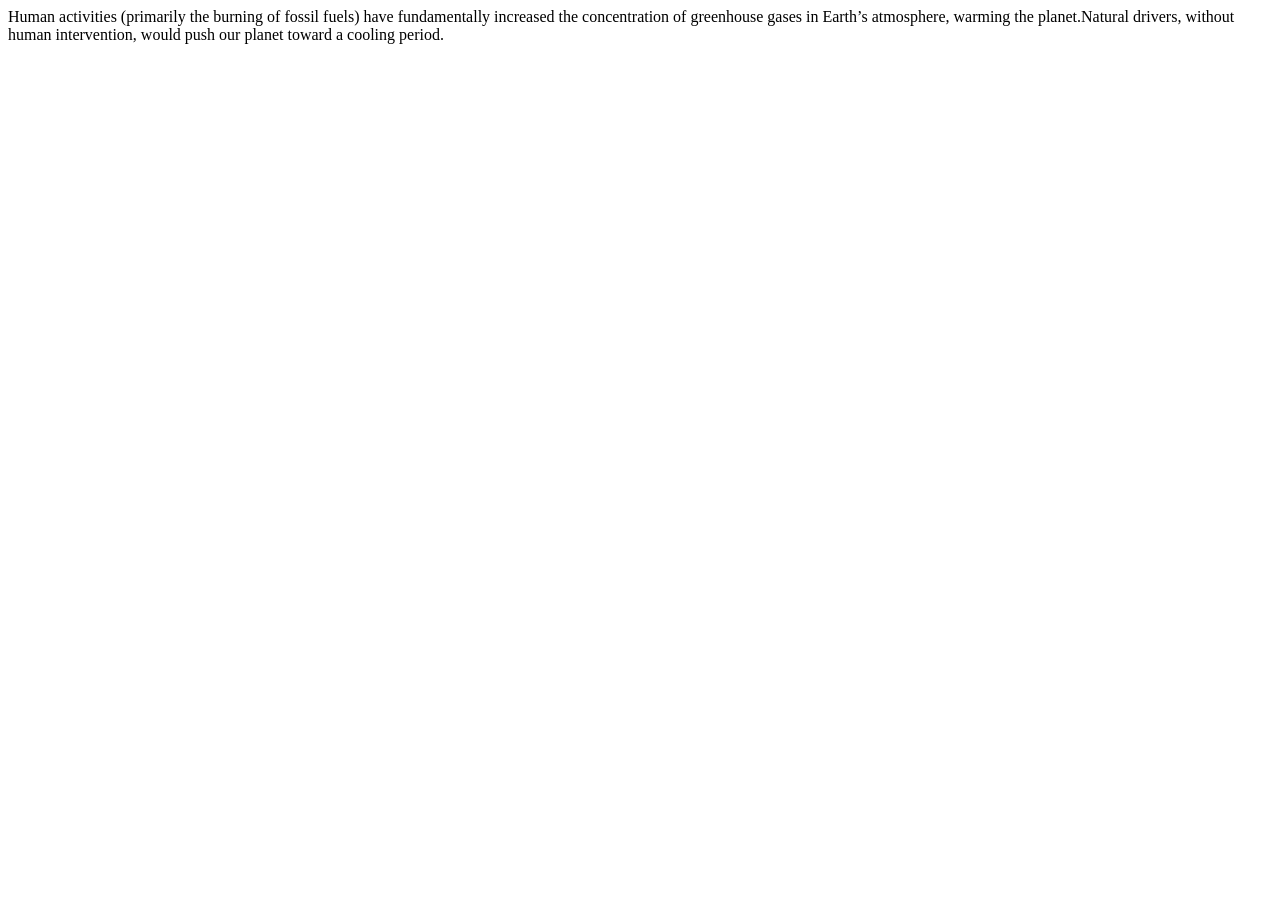
<file: 1page.html>
<htm>
<head>
<title>Exam Practice</title>
</head>
<body>
<base font>
<body>
Human activities (primarily 
the burning of fossil fuels) 
have fundamentally increased 
the concentration of greenhouse 
gases in Earth’s atmosphere, 
warming the planet.Natural 
drivers, without human 
intervention, would push 
our planet toward a cooling period.


</body>
</html>
</file>
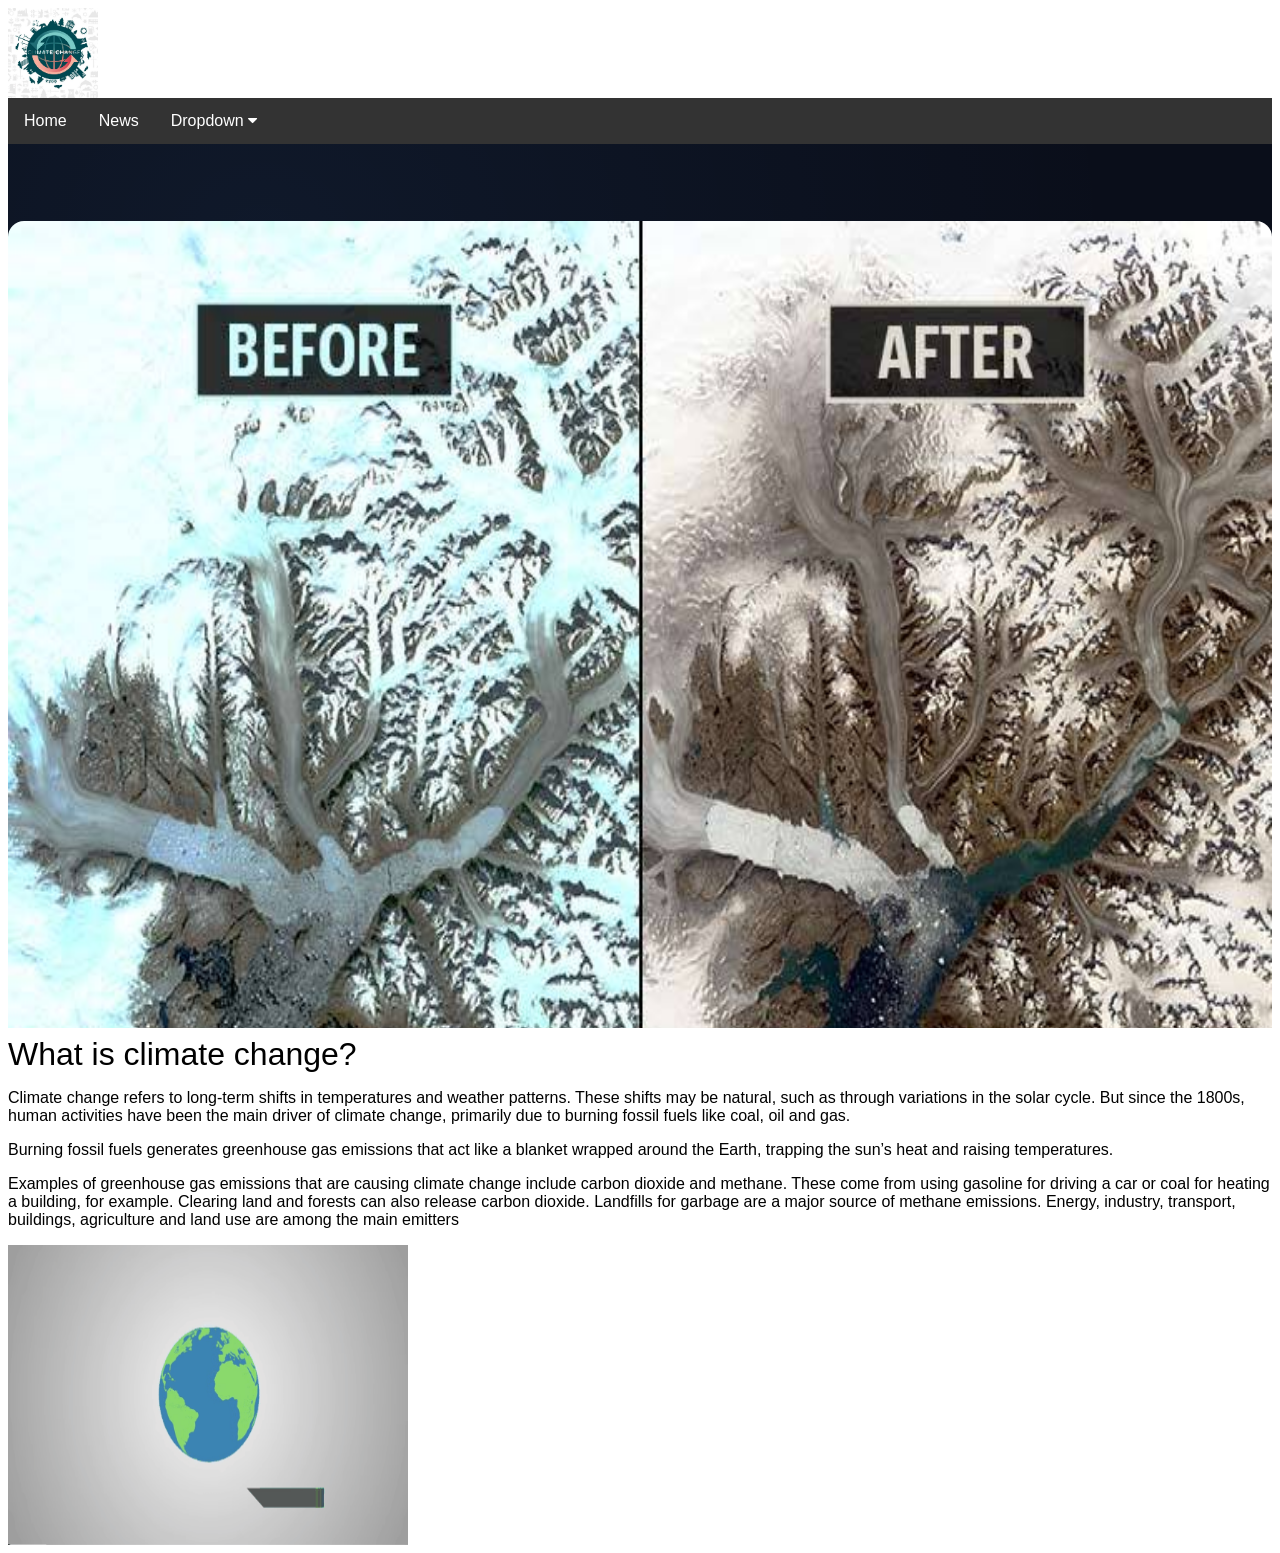
<file: climate.html>
<html>
<title>Climate change</title>
<img src="img13.jpg"width=90 height=90 alt="goku pic">


<link rel="stylesheet" href="https://cdnjs.cloudflare.com/ajax/libs/font-awesome/4.7.0/css/font-awesome.min.css">
<style>
body {
  font-family: Arial, Helvetica, sans-serif;
}

.navbar {
  overflow: hidden;
  background-color: #333;
}

.navbar a {
  float: left;
  font-size: 16px;
  color: white;
  text-align: center;
  padding: 14px 16px;
  text-decoration: none;
}

.dropdown {
  float: left;
  overflow: hidden;
}

.dropdown .dropbtn {
  font-size: 16px;  
  border: none;
  outline: none;
  color: white;
  padding: 14px 16px;
  background-color: inherit;
  font-family: inherit;
  margin: 0;
}

.navbar a:hover, .dropdown:hover .dropbtn {
  background-color: grey;
}

.dropdown-content {
  display: none;
  position: absolute;
  background-color: #f9f9f9;
  min-width: 160px;
  box-shadow: 0px 8px 16px 0px rgba(0,0,0,0.1);
  z-index: 1;
}

.dropdown-content a {
  float: none;
  color: black;
  padding: 12px 16px;
  text-decoration: none;
  display: block;
  text-align: left;
}

.dropdown-content a:hover {
  background-color: #ddd;
}

.dropdown:hover .dropdown-content {
  display: block;
}
</style>
</head>
<body>

<div class="navbar">
  <a href="#home">Home</a>
  <a href="#news">News</a>
  <div class="dropdown">
    <button class="dropbtn">Dropdown 
      <i class="fa fa-caret-down"></i>
    </button>
    <div class="dropdown-content">
      <a href="climate2.html">What do we know?</a>
      <a href="climate3.html">Causes of climate change.</a>
      <a href="feedback.html">Feedback</a>
    </div>
</div>
</div>

<iframe frameBorder="0" src="p1.html"height=100% width=100% ></iframe>

<font size=6 >
<br>What is climate change?</br>
</font>
<p>Climate change refers to long-term shifts in temperatures and weather patterns. These shifts may be natural, such as through variations in the solar cycle. 
But since the 1800s, human activities have been the main driver of climate change,
 primarily due to burning fossil fuels like coal, oil and gas.

<p>Burning fossil fuels generates greenhouse gas emissions that act like a blanket wrapped around the Earth, trapping the sun’s heat and raising temperatures.

<p>Examples of greenhouse gas emissions that are causing climate change include carbon dioxide and methane. These come from using gasoline for driving a car or
coal for heating a building, for example. Clearing land and forests can also release carbon dioxide. Landfills for garbage are a major source of methane 
emissions. Energy, industry, transport, buildings, agriculture and land use are among the main emitters</P>
<img src="earth.gif"width=400 height=300 alt="goku pic">
</right>
</br>
</body>
</file>
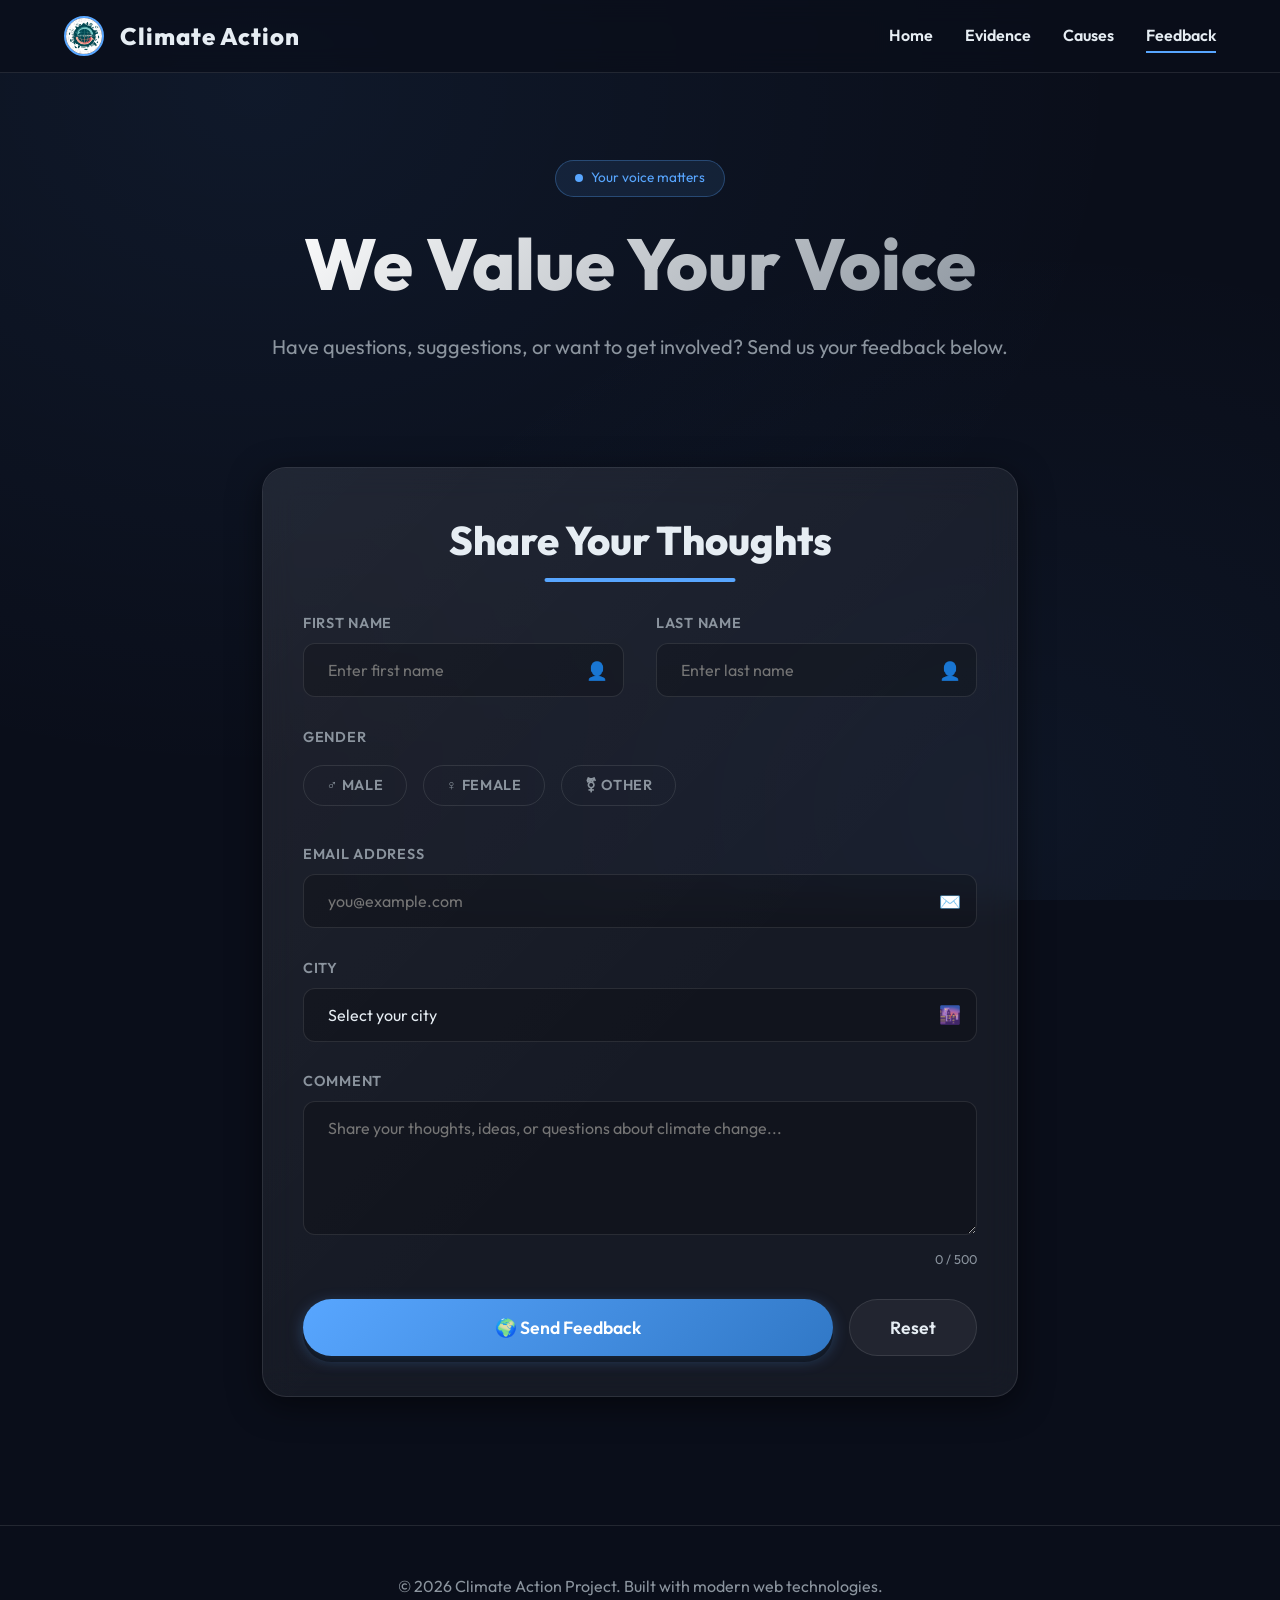
<file: feedback.html>
<!DOCTYPE html>
<html lang="en">
<head>
    <meta charset="UTF-8">
    <meta name="viewport" content="width=device-width, initial-scale=1.0">
    <title>Climate Change | Feedback</title>
    <meta name="description" content="Share your thoughts on climate change. We value your feedback and ideas for a greener future.">
    <link rel="stylesheet" href="style.css">
    <style>
        /* Floating label animations */
        .field-wrap {
            position: relative;
            margin-bottom: 1.8rem;
        }
        .field-wrap label {
            display: block;
            margin-bottom: 0.5rem;
            font-weight: 600;
            color: var(--text-secondary);
            font-size: 0.9rem;
            text-transform: uppercase;
            letter-spacing: 0.05em;
            transition: color 0.3s;
        }
        .field-wrap:focus-within label {
            color: var(--accent-color);
        }
        .field-wrap .field-icon {
            position: absolute;
            right: 1rem;
            top: 2.8rem;
            color: var(--text-secondary);
            font-size: 1.1rem;
            pointer-events: none;
            transition: color 0.3s;
        }
        .field-wrap:focus-within .field-icon {
            color: var(--accent-color);
        }

        /* Radio button custom style */
        .radio-group {
            display: flex;
            gap: 1rem;
            flex-wrap: wrap;
        }
        .radio-pill input { display: none; }
        .radio-pill label {
            padding: 0.5rem 1.4rem;
            border: 1px solid var(--surface-border);
            border-radius: 50px;
            cursor: pointer;
            font-size: 0.9rem;
            color: var(--text-secondary);
            transition: all 0.2s;
            user-select: none;
        }
        .radio-pill input:checked + label {
            background: rgba(88,166,255,0.15);
            border-color: var(--accent-color);
            color: var(--accent-color);
        }
        .radio-pill label:hover {
            border-color: var(--accent-color);
            color: var(--accent-color);
        }

        /* Character counter */
        .char-count {
            text-align: right;
            font-size: 0.8rem;
            color: var(--text-secondary);
            margin-top: 0.4rem;
        }
        .char-count.warning { color: #f97316; }
        .char-count.limit   { color: #ef4444; }
    </style>
</head>
<body>
    <!-- Confetti canvas -->
    <canvas id="confetti-canvas"></canvas>

    <nav class="navbar">
        <a href="index.html" class="nav-brand">
            <img src="img13.jpg" width="40" height="40" alt="Logo">
            Climate Action
        </a>
        <div class="nav-links">
            <a href="index.html">Home</a>
            <a href="climate2.html">Evidence</a>
            <a href="climate3.html">Causes</a>
            <a href="feedback.html" class="active">Feedback</a>
        </div>
    </nav>

    <!-- ── Hero ── -->
    <header class="hero" style="min-height: 40vh; padding-top: 10rem;">
        <div class="hero-content">
            <div class="hero-badge">
                <span class="hero-badge-dot"></span>
                Your voice matters
            </div>
            <h1>We Value Your Voice</h1>
            <p>Have questions, suggestions, or want to get involved? Send us your feedback below.</p>
        </div>
    </header>

    <main class="container" style="padding-top: 2rem; max-width: 820px;">
        <div class="glass-card tilt-card" id="feedback-card">
            <div class="card-glare"></div>

            <!-- Form -->
            <div id="form-container">
                <h2 class="section-title" style="margin-bottom: 2.5rem;">Share Your Thoughts</h2>

                <form id="feedback-form" novalidate>

                    <div class="grid" style="grid-template-columns: 1fr 1fr; margin-top: 0;">
                        <div class="field-wrap">
                            <label for="firstname">First Name</label>
                            <input type="text" id="firstname" name="firstname" class="form-control" placeholder="Enter first name" required autocomplete="given-name">
                            <span class="field-icon">👤</span>
                        </div>
                        <div class="field-wrap">
                            <label for="lastname">Last Name</label>
                            <input type="text" id="lastname" name="secondname" class="form-control" placeholder="Enter last name" required autocomplete="family-name">
                            <span class="field-icon">👤</span>
                        </div>
                    </div>

                    <div class="field-wrap">
                        <label>Gender</label>
                        <div class="radio-group">
                            <div class="radio-pill">
                                <input type="radio" name="gender" id="g-male" value="male" required>
                                <label for="g-male">♂ Male</label>
                            </div>
                            <div class="radio-pill">
                                <input type="radio" name="gender" id="g-female" value="female">
                                <label for="g-female">♀ Female</label>
                            </div>
                            <div class="radio-pill">
                                <input type="radio" name="gender" id="g-other" value="other">
                                <label for="g-other">⚧ Other</label>
                            </div>
                        </div>
                    </div>

                    <div class="field-wrap">
                        <label for="email">Email Address</label>
                        <input type="email" id="email" name="mail" class="form-control" placeholder="you@example.com" required autocomplete="email">
                        <span class="field-icon">✉️</span>
                    </div>

                    <div class="field-wrap">
                        <label for="city">City</label>
                        <select id="city" name="citychooser" class="form-control" required style="appearance:none; cursor:pointer;">
                            <option value="" disabled selected>Select your city</option>
                            <option value="del">Delhi</option>
                            <option value="agra">Agra</option>
                            <option value="jai">Jaipur</option>
                            <option value="blore">Bangalore</option>
                            <option value="mum">Mumbai</option>
                            <option value="chen">Chennai</option>
                            <option value="hyd">Hyderabad</option>
                            <option value="kol">Kolkata</option>
                            <option value="other">Other</option>
                        </select>
                        <span class="field-icon">🌆</span>
                    </div>

                    <div class="field-wrap">
                        <label for="comment">Comment</label>
                        <textarea id="comment" name="commentfield" class="form-control" placeholder="Share your thoughts, ideas, or questions about climate change..." maxlength="500" rows="5"></textarea>
                        <div class="char-count" id="char-count">0 / 500</div>
                    </div>

                    <div class="button-group" style="margin-top: 1rem;">
                        <button type="submit" id="submit-btn" class="btn btn-primary btn-3d" style="flex: 1;">
                            🌍 Send Feedback
                        </button>
                        <button type="reset" class="btn btn-secondary">Reset</button>
                    </div>

                </form>
            </div>

            <!-- Success state (hidden initially) -->
            <div class="success-msg" id="success-msg">
                <div class="success-icon">🌱</div>
                <h3>Thank you!</h3>
                <p>Your feedback has been received. Together, we can make a difference for our planet.</p>
                <a href="index.html" class="btn btn-primary btn-3d" style="margin-top: 2rem; display: inline-block;">← Back to Home</a>
            </div>

        </div>
    </main>

    <footer>
        <p>&copy; 2026 Climate Action Project. Built with modern web technologies.</p>
    </footer>

    <script src="https://cdn.jsdelivr.net/npm/gsap@3.12.5/dist/gsap.min.js"></script>
    <script>
        /* ── Character counter ── */
        const commentArea  = document.getElementById('comment');
        const charCount    = document.getElementById('char-count');
        commentArea.addEventListener('input', () => {
            const len = commentArea.value.length;
            const max = parseInt(commentArea.getAttribute('maxlength'));
            charCount.textContent = `${len} / ${max}`;
            charCount.className = 'char-count' + (len > max * 0.9 ? ' warning' : '') + (len >= max ? ' limit' : '');
        });

        /* ── 3D Card Tilt ── */
        const feedbackCard = document.getElementById('feedback-card');
        const glare = feedbackCard.querySelector('.card-glare');
        feedbackCard.addEventListener('mousemove', (e) => {
            const rect = feedbackCard.getBoundingClientRect();
            const x = (e.clientX - rect.left) / rect.width  - 0.5;
            const y = (e.clientY - rect.top)  / rect.height - 0.5;
            feedbackCard.style.transform = `perspective(1200px) rotateX(${y * -8}deg) rotateY(${x * 8}deg)`;
            if (glare) {
                glare.style.setProperty('--gx', `${((e.clientX - rect.left) / rect.width * 100).toFixed(1)}%`);
                glare.style.setProperty('--gy', `${((e.clientY - rect.top) / rect.height * 100).toFixed(1)}%`);
            }
        });
        feedbackCard.addEventListener('mouseleave', () => {
            feedbackCard.style.transform = '';
            feedbackCard.style.transition = 'transform 0.6s cubic-bezier(0.23, 1, 0.32, 1)';
            setTimeout(() => { feedbackCard.style.transition = ''; }, 600);
        });

        /* ── Confetti ── */
        function launchConfetti() {
            const canvas = document.getElementById('confetti-canvas');
            canvas.width  = window.innerWidth;
            canvas.height = window.innerHeight;
            const ctx = canvas.getContext('2d');
            const pieces = [];
            const COLORS = ['#58a6ff','#3178c6','#fff','#a5d6a7','#ffcc00','#ff6b6b'];

            for (let i = 0; i < 160; i++) {
                pieces.push({
                    x: Math.random() * canvas.width,
                    y: -20 - Math.random() * 200,
                    w: 8 + Math.random() * 10,
                    h: 4 + Math.random() * 6,
                    color: COLORS[Math.floor(Math.random() * COLORS.length)],
                    vx: (Math.random() - 0.5) * 4,
                    vy: 2 + Math.random() * 4,
                    angle: Math.random() * Math.PI * 2,
                    spin: (Math.random() - 0.5) * 0.2,
                    opacity: 1,
                });
            }

            let frame = 0;
            function draw() {
                ctx.clearRect(0, 0, canvas.width, canvas.height);
                pieces.forEach(p => {
                    ctx.save();
                    ctx.translate(p.x, p.y);
                    ctx.rotate(p.angle);
                    ctx.globalAlpha = p.opacity;
                    ctx.fillStyle = p.color;
                    ctx.fillRect(-p.w / 2, -p.h / 2, p.w, p.h);
                    ctx.restore();
                    p.x += p.vx;
                    p.y += p.vy;
                    p.vy += 0.05;
                    p.angle += p.spin;
                    if (p.y > canvas.height * 0.8) p.opacity -= 0.015;
                });
                frame++;
                if (frame < 220) requestAnimationFrame(draw);
                else ctx.clearRect(0, 0, canvas.width, canvas.height);
            }
            draw();
        }

        /* ── Form Submit ── */
        document.getElementById('feedback-form').addEventListener('submit', function(e) {
            e.preventDefault();

            // Basic validation
            const fields = this.querySelectorAll('[required]');
            let valid = true;
            fields.forEach(f => {
                if (!f.value.trim() || (f.type === 'email' && !f.value.includes('@'))) {
                    f.style.borderColor = '#ef4444';
                    f.style.boxShadow = '0 0 0 3px rgba(239,68,68,0.2)';
                    valid = false;
                    setTimeout(() => { f.style.borderColor = ''; f.style.boxShadow = ''; }, 2000);
                }
            });

            // Check radio
            if (!document.querySelector('input[name="gender"]:checked')) {
                valid = false;
            }

            if (!valid) return;

            // Success!
            launchConfetti();

            gsap.to('#form-container', { opacity: 0, y: -20, duration: 0.4, ease: 'power2.in', onComplete: () => {
                document.getElementById('form-container').style.display = 'none';
                const msg = document.getElementById('success-msg');
                msg.style.display = 'block';
                gsap.from(msg, { opacity: 0, y: 30, duration: 0.6, ease: 'power3.out' });
            }});
        });

        /* ── Entrance animation ── */
        gsap.from('#feedback-card', { opacity: 0, y: 50, duration: 0.9, ease: 'power3.out', delay: 0.3 });
    </script>
</body>
</html>
</file>
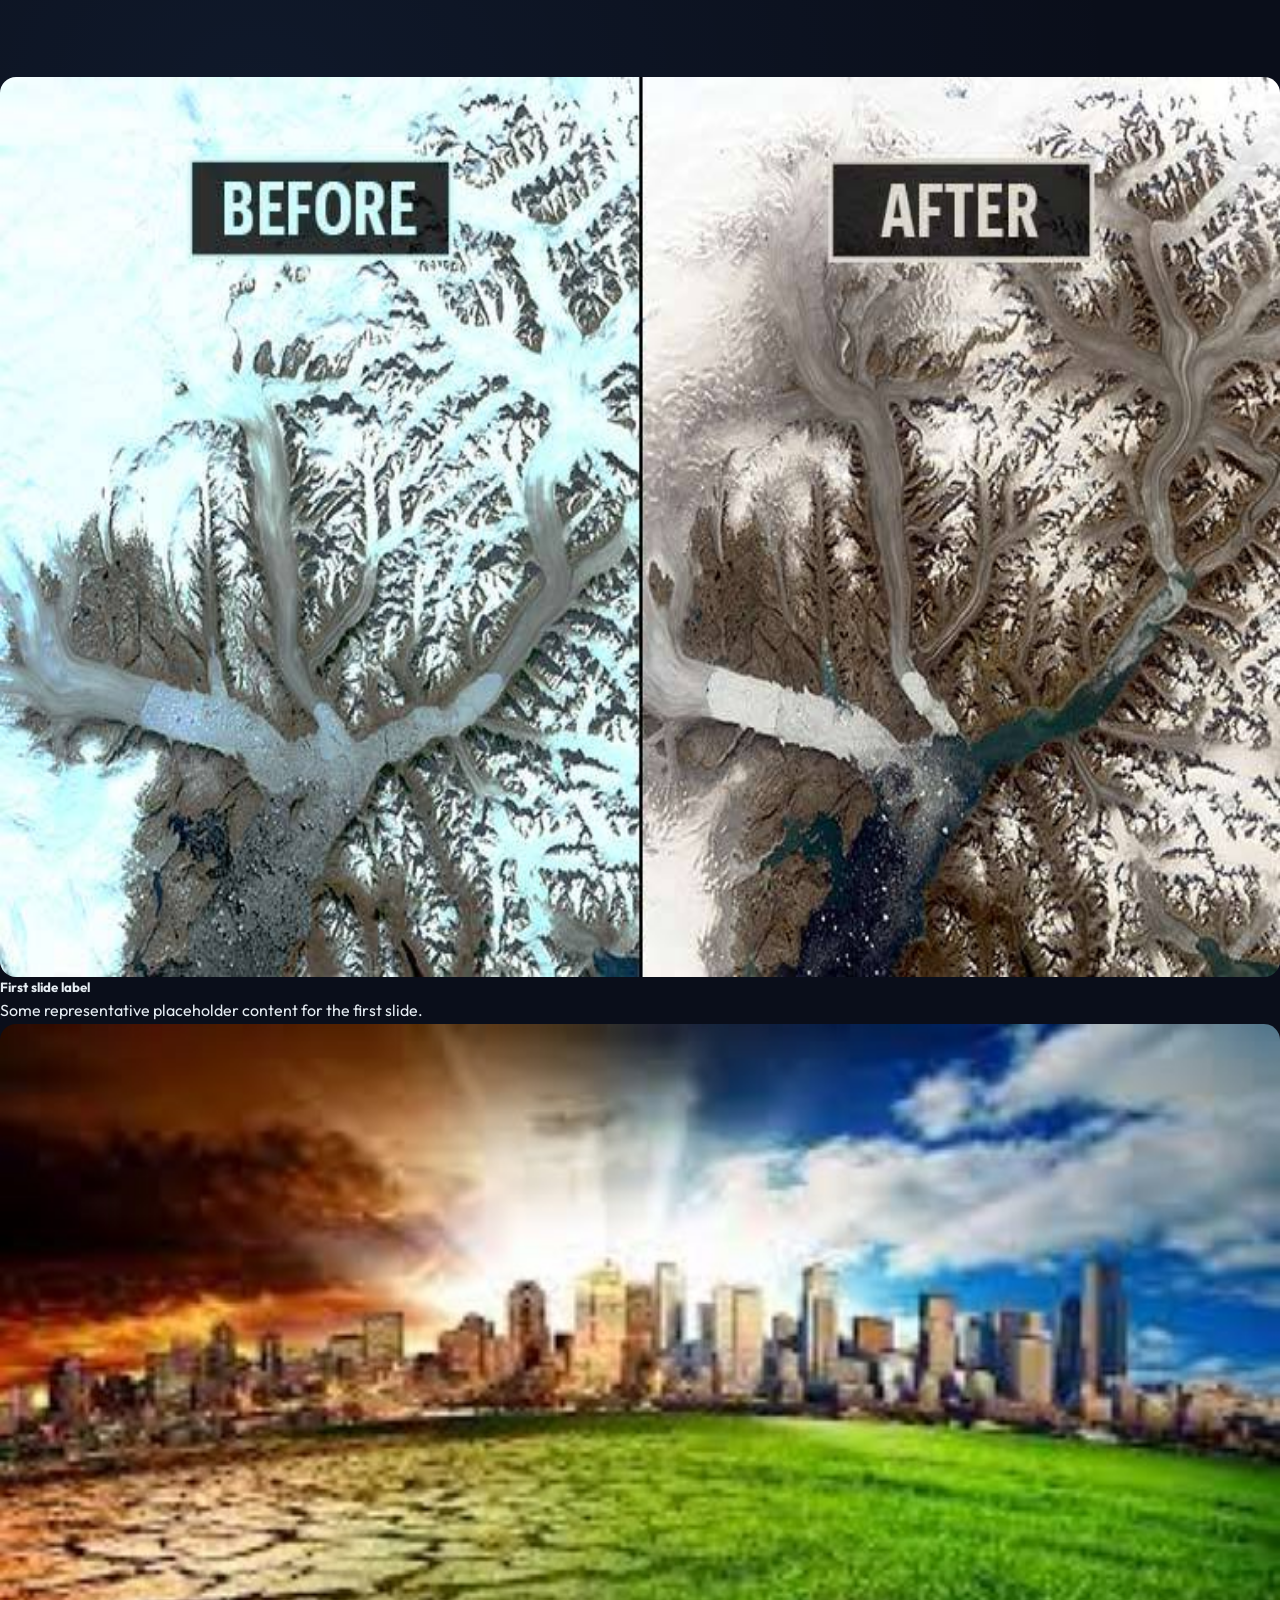
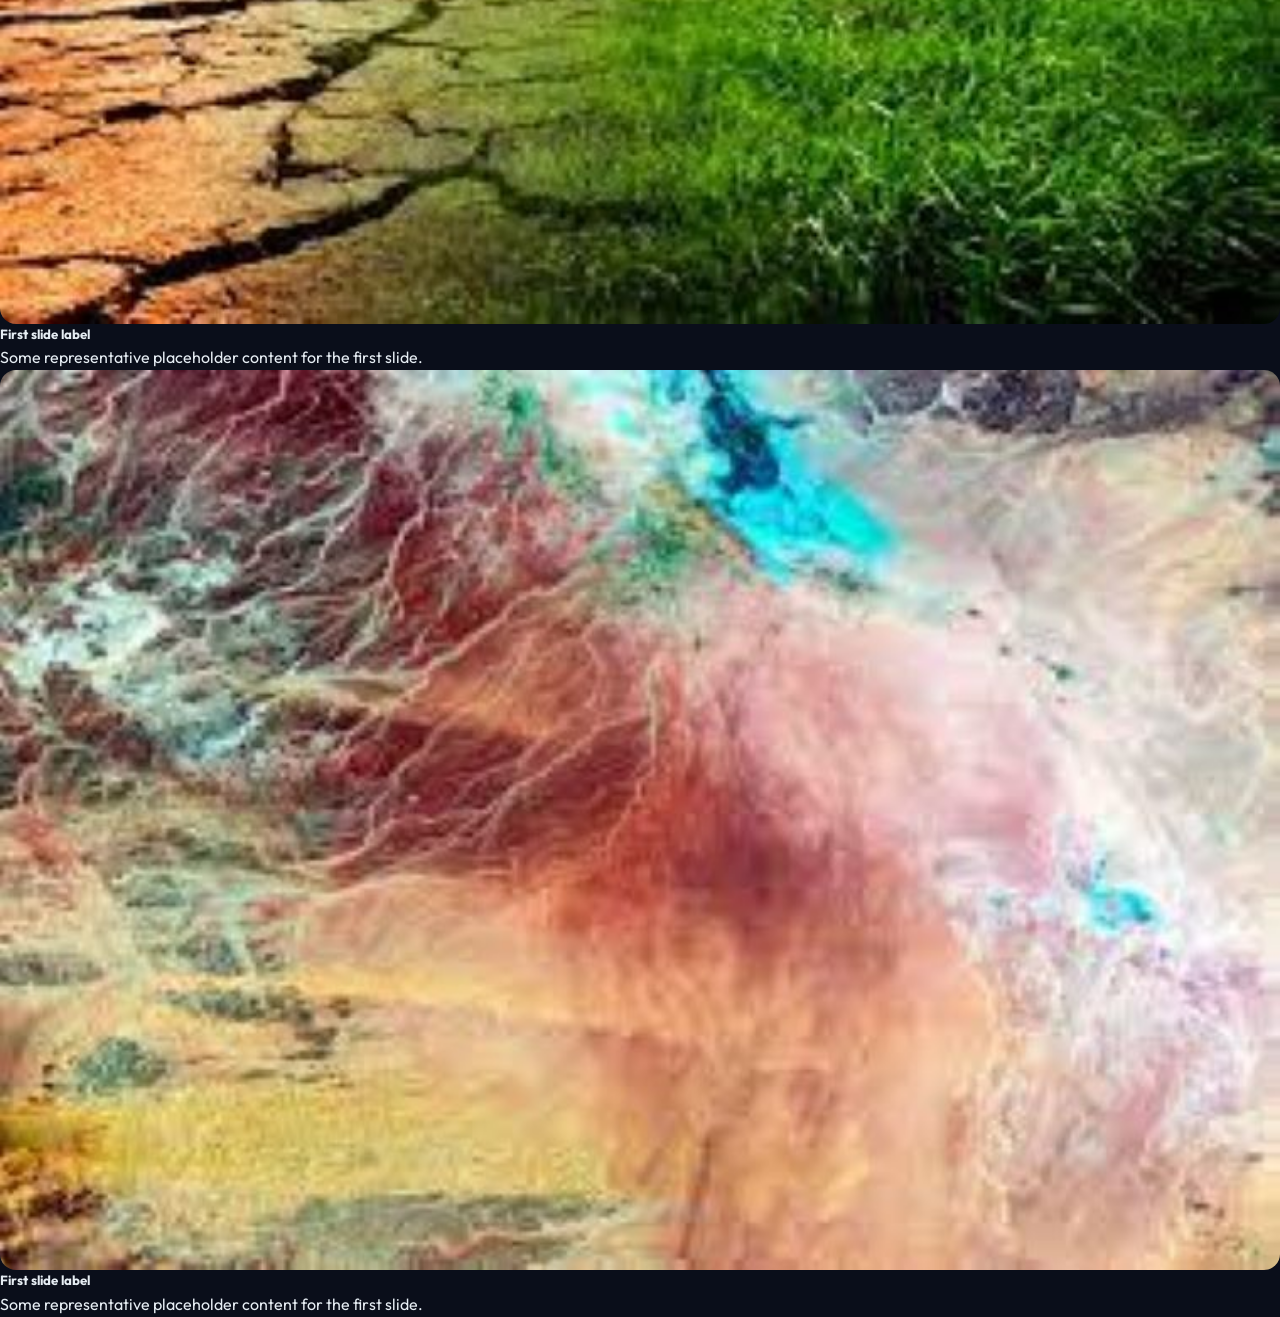
<file: p1.html>
<meta charset="utf-8">
<meta name="viewport" content="width=device-width, initial-scale=1">
<link rel="stylesheet" href="style.css" />
<script src="scripte.js"></script>
<script src="scripte1.js"></script>
<script src="scripte2.js"></script>
<style>
/* Make the image fully responsive */
.carousel-inner img {
width: 100%;
height: 100%;
}
</style>
</head>
<body>
<div id="demo" class="carousel slide" data-ride="carousel">
<ul class="carousel-indicators">
<li data-target="#demo" data-slide-to="0" class="active"></li>
<li data-target="#demo" data-slide-to="1"></li>
<li data-target="#demo" data-slide-to="2"></li>
</ul>
<div class="carousel-inner">
<div class="carousel-item active">
<img src="glacier.jpg" alt="Los Angeles" >
<div class="carousel-caption d-none d-md-block">
<h5>First slide label</h5>
<p>Some representative placeholder content for the first slide.</p>
</div>
</div>
<div class="carousel-item">
<img src="img3.jpg" alt="Chicago" >
<div class="carousel-caption d-none d-md-block">
<h5>First slide label</h5>
<p>Some representative placeholder content for the first slide.</p>
</div>
</div>
<div class="carousel-item">
<img src="Climate change.jpg" alt="New York" >
<div class="carousel-caption d-none d-md-block">
<h5>First slide label</h5>
<p>Some representative placeholder content for the first slide.</p>
</div>
</div>
<a class="carousel-control-prev" href="#demo" data-slide="prev">
<span class="carousel-control-prev-icon"></span>
</a>
<a class="carousel-control-next" href="#demo" data-slide="next">
<span class="carousel-control-next-icon"></span>
</a>
</div>
</file>
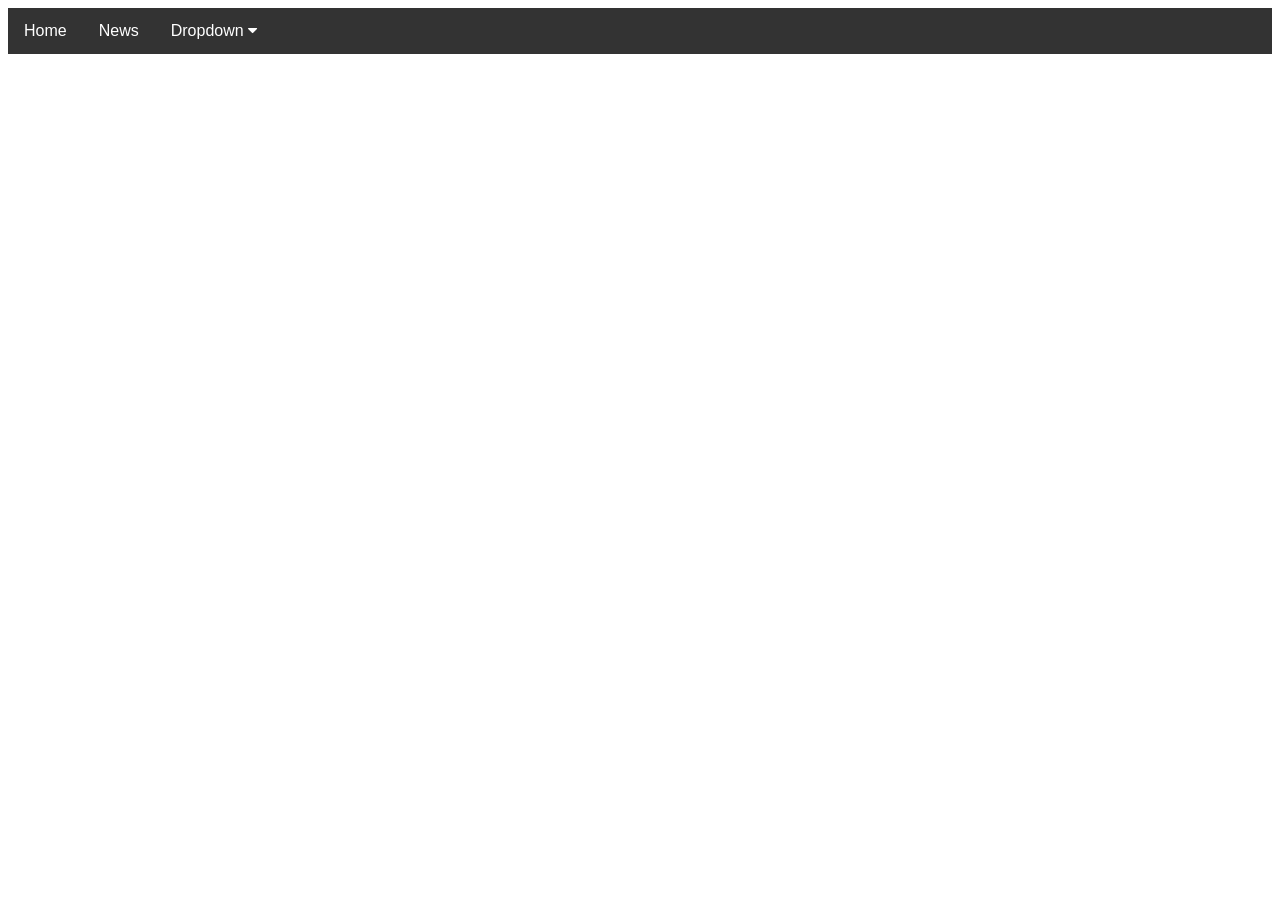
<file: p2.html>
<link rel="stylesheet" href="https://cdnjs.cloudflare.com/ajax/libs/font-awesome/4.7.0/css/font-awesome.min.css">
<style>
body {
  font-family: Arial, Helvetica, sans-serif;
}

.navbar {
  overflow: hidden;
  background-color: #333;
}

.navbar a {
  float: left;
  font-size: 16px;
  color: white;
  text-align: center;
  padding: 14px 16px;
  text-decoration: none;
}

.dropdown {
  float: left;
  overflow: hidden;
}

.dropdown .dropbtn {
  font-size: 16px;  
  border: none;
  outline: none;
  color: white;
  padding: 14px 16px;
  background-color: inherit;
  font-family: inherit;
  margin: 0;
}

.navbar a:hover, .dropdown:hover .dropbtn {
  background-color: grey;
}

.dropdown-content {
  display: none;
  position: absolute;
  background-color: #f9f9f9;
  min-width: 160px;
  box-shadow: 0px 8px 16px 0px rgba(0,0,0,0.1);
  z-index: 1;
}

.dropdown-content a {
  float: none;
  color: black;
  padding: 12px 16px;
  text-decoration: none;
  display: block;
  text-align: left;
}

.dropdown-content a:hover {
  background-color: #ddd;
}

.dropdown:hover .dropdown-content {
  display: block;
}
</style>
</head>
<body>

<div class="navbar">
  <a href="#home">Home</a>
  <a href="#news">News</a>
  <div class="dropdown">
    <button class="dropbtn">Dropdown 
      <i class="fa fa-caret-down"></i>
    </button>
    <div class="dropdown-content">
      <a href="climate2.html">Link 1</a>
      <a href="#">Link 2</a>
      <a href="#">Link 3</a>
    </div>
  </div> 
</div>
</file>
<file: style.css>
@import url('https://fonts.googleapis.com/css2?family=Outfit:wght@300;400;600;800&display=swap');

:root {
  --bg-color: #0a0e1a;
  --surface-color: rgba(255, 255, 255, 0.05);
  --surface-border: rgba(255, 255, 255, 0.1);
  --text-primary: #e6edf3;
  --text-secondary: #8b949e;
  --accent-color: #58a6ff;
  --accent-hover: #79c0ff;
  --glass-bg: rgba(10, 14, 26, 0.75);
  --glass-shadow: 0 8px 32px 0 rgba(0, 0, 0, 0.5);
  --transition: all 0.3s cubic-bezier(0.25, 0.8, 0.25, 1);
  --tilt-perspective: 1200px;
}

* {
  box-sizing: border-box;
  margin: 0;
  padding: 0;
}

body {
  font-family: 'Outfit', sans-serif;
  background-color: var(--bg-color);
  color: var(--text-primary);
  line-height: 1.6;
  overflow-x: hidden;
  background-image:
    radial-gradient(ellipse at 20% 10%, rgba(88,166,255,0.07) 0%, transparent 60%),
    radial-gradient(ellipse at 80% 90%, rgba(88,166,255,0.05) 0%, transparent 50%);
  background-attachment: fixed;
}

/* Navbar */
.navbar {
  position: fixed;
  top: 0;
  width: 100%;
  display: flex;
  justify-content: space-between;
  align-items: center;
  padding: 1rem 4rem;
  background: var(--glass-bg);
  backdrop-filter: blur(12px);
  -webkit-backdrop-filter: blur(12px);
  border-bottom: 1px solid var(--surface-border);
  z-index: 1000;
  transition: var(--transition);
}

.nav-brand {
  display: flex;
  align-items: center;
  gap: 1rem;
  font-size: 1.5rem;
  font-weight: 800;
  color: var(--text-primary);
  text-decoration: none;
  letter-spacing: 1px;
}

.nav-brand img {
  border-radius: 50%;
  border: 2px solid var(--accent-color);
  transition: var(--transition);
}

.nav-brand:hover img {
  transform: rotate(15deg) scale(1.1);
}

.nav-links {
  display: flex;
  gap: 2rem;
  align-items: center;
}

.nav-links a {
  color: var(--text-primary);
  text-decoration: none;
  font-weight: 600;
  font-size: 1rem;
  transition: var(--transition);
  position: relative;
}

.nav-links a::after {
  content: '';
  position: absolute;
  width: 0;
  height: 2px;
  bottom: -4px;
  left: 0;
  background-color: var(--accent-color);
  transition: var(--transition);
}

.nav-links a:hover::after, .nav-links a.active::after {
  width: 100%;
}

.nav-links a:hover {
  color: var(--accent-hover);
}

/* Hero Section */
.hero {
  min-height: 100vh;
  display: flex;
  align-items: center;
  justify-content: center;
  padding: 6rem 2rem 2rem;
  text-align: center;
  position: relative;
  overflow: hidden;
}

.hero-content {
  max-width: 800px;
  z-index: 10;
  animation: fadeUp 1s ease-out;
}

.hero h1 {
  font-size: 4.5rem;
  font-weight: 800;
  margin-bottom: 1.5rem;
  background: linear-gradient(135deg, #fff 0%, #8b949e 100%);
  -webkit-background-clip: text;
  -webkit-text-fill-color: transparent;
  line-height: 1.2;
}

.hero p {
  font-size: 1.25rem;
  color: var(--text-secondary);
  margin-bottom: 2.5rem;
}

/* Glass Cards */
.glass-card {
  background: var(--surface-color);
  backdrop-filter: blur(16px);
  -webkit-backdrop-filter: blur(16px);
  border: 1px solid var(--surface-border);
  border-radius: 24px;
  padding: 2.5rem;
  box-shadow: var(--glass-shadow);
  transition: var(--transition);
  overflow: hidden;
  position: relative;
}

.glass-card:hover {
  transform: translateY(-5px);
  border-color: var(--accent-color);
  box-shadow: 0 12px 40px 0 rgba(88, 166, 255, 0.15);
}

/* Content Container */
.container {
  max-width: 1200px;
  margin: 0 auto;
  padding: 6rem 2rem 4rem;
}

.grid {
  display: grid;
  grid-template-columns: repeat(auto-fit, minmax(300px, 1fr));
  gap: 2rem;
  margin-top: 3rem;
}

.section-title {
  font-size: 2.5rem;
  font-weight: 800;
  margin-bottom: 1.5rem;
  text-align: center;
  position: relative;
  display: inline-block;
  left: 50%;
  transform: translateX(-50%);
}

.section-title::after {
  content: '';
  position: absolute;
  width: 50%;
  height: 4px;
  bottom: -10px;
  left: 25%;
  background: var(--accent-color);
  border-radius: 2px;
}

/* Images */
img {
  max-width: 100%;
  height: auto;
  border-radius: 16px;
}

.img-fluid {
  width: 100%;
  object-fit: cover;
  transition: var(--transition);
}

.glass-card:hover .img-fluid {
  transform: scale(1.03);
}

.img-container {
  overflow: hidden;
  border-radius: 16px;
  margin-bottom: 1.5rem;
}

/* Forms */
.form-group {
  margin-bottom: 1.5rem;
}

.form-label {
  display: block;
  margin-bottom: 0.5rem;
  font-weight: 600;
  color: var(--text-primary);
}

.form-control {
  width: 100%;
  padding: 1rem 1.5rem;
  background: rgba(0, 0, 0, 0.2);
  border: 1px solid var(--surface-border);
  border-radius: 12px;
  color: var(--text-primary);
  font-family: inherit;
  font-size: 1rem;
  transition: var(--transition);
}

.form-control:focus {
  outline: none;
  border-color: var(--accent-color);
  box-shadow: 0 0 0 3px rgba(88, 166, 255, 0.2);
}

textarea.form-control {
  resize: vertical;
  min-height: 120px;
}

/* Buttons */
.btn {
  display: inline-block;
  padding: 1rem 2.5rem;
  font-size: 1.1rem;
  font-weight: 600;
  text-align: center;
  text-decoration: none;
  border-radius: 50px;
  cursor: pointer;
  transition: var(--transition);
  border: none;
  font-family: inherit;
}

.btn-primary {
  background: linear-gradient(135deg, var(--accent-color) 0%, #3178c6 100%);
  color: #fff;
  box-shadow: 0 4px 15px rgba(88, 166, 255, 0.3);
}

.btn-primary:hover {
  transform: translateY(-2px);
  box-shadow: 0 8px 25px rgba(88, 166, 255, 0.4);
}

.btn-secondary {
  background: var(--surface-color);
  color: var(--text-primary);
  border: 1px solid var(--surface-border);
}

.btn-secondary:hover {
  background: rgba(255, 255, 255, 0.1);
  border-color: var(--text-primary);
}

.button-group {
  display: flex;
  gap: 1rem;
  margin-top: 2rem;
}

/* Radio buttons */
.radio-group {
  display: flex;
  gap: 1.5rem;
  margin: 1rem 0;
}

.radio-label {
  display: flex;
  align-items: center;
  gap: 0.5rem;
  cursor: pointer;
}

/* Quote/Highlight */
.quote {
  font-size: 1.5rem;
  font-style: italic;
  font-weight: 300;
  text-align: center;
  margin: 3rem auto;
  padding: 2rem;
  border-left: 4px solid var(--accent-color);
  background: linear-gradient(90deg, rgba(88, 166, 255, 0.05) 0%, transparent 100%);
  border-radius: 0 16px 16px 0;
}

/* Footer */
footer {
  text-align: center;
  padding: 3rem;
  margin-top: 4rem;
  border-top: 1px solid var(--surface-border);
  color: var(--text-secondary);
}

/* Animations */
@keyframes fadeUp {
  from {
    opacity: 0;
    transform: translateY(30px);
  }
  to {
    opacity: 1;
    transform: translateY(0);
  }
}

.animate-on-scroll {
  opacity: 0;
  transform: translateY(30px);
  transition: all 0.8s ease-out;
}

.animate-on-scroll.visible {
  opacity: 1;
  transform: translateY(0);
}

/* Responsive */
@media (max-width: 768px) {
  .navbar {
    padding: 1rem 2rem;
  }
  
  .nav-links {
    display: none;
  }
  
  .hero h1 {
    font-size: 3rem;
  }
  
  .section-title {
    font-size: 2rem;
  }
}

/* ─── 3D Hero Canvas ────────────────────────────────────────────────── */
.hero {
  position: relative;
  overflow: hidden;
}

#earth-canvas-container {
  position: absolute;
  inset: 0;
  z-index: 0;
  pointer-events: none;
}

.hero-content {
  position: relative;
  z-index: 2;
}

/* ─── 3D Tilt Card System ───────────────────────────────────────────── */
.tilt-card {
  transform-style: preserve-3d;
  perspective: var(--tilt-perspective);
  will-change: transform;
  cursor: default;
  transition: box-shadow 0.3s ease;
}

.tilt-card:hover {
  box-shadow: 0 20px 60px rgba(88, 166, 255, 0.2), 0 0 0 1px rgba(88, 166, 255, 0.3);
}

/* Glare overlay on cards */
.card-glare {
  position: absolute;
  inset: 0;
  border-radius: inherit;
  pointer-events: none;
  overflow: hidden;
  z-index: 10;
}

.card-glare::after {
  content: '';
  position: absolute;
  inset: -50%;
  background: radial-gradient(circle at var(--gx, 50%) var(--gy, 50%),
    rgba(255,255,255,0.12) 0%,
    rgba(255,255,255,0.04) 30%,
    transparent 70%);
  transition: opacity 0.3s;
  opacity: 0;
}

.tilt-card:hover .card-glare::after {
  opacity: 1;
}

/* ─── Stat Counters ─────────────────────────────────────────────────── */
.stats-row {
  display: grid;
  grid-template-columns: repeat(auto-fit, minmax(200px, 1fr));
  gap: 2rem;
  margin: 4rem 0;
}

.stat-card {
  text-align: center;
  padding: 2.5rem 1.5rem;
  background: var(--surface-color);
  border: 1px solid var(--surface-border);
  border-radius: 20px;
  backdrop-filter: blur(12px);
  position: relative;
  overflow: hidden;
  transition: var(--transition);
}

.stat-card::before {
  content: '';
  position: absolute;
  bottom: 0; left: 0; right: 0;
  height: 3px;
  background: linear-gradient(90deg, transparent, var(--accent-color), transparent);
  transform: scaleX(0);
  transform-origin: center;
  transition: transform 0.6s ease;
}

.stat-card.visible::before {
  transform: scaleX(1);
}

.stat-number {
  font-size: 3rem;
  font-weight: 800;
  background: linear-gradient(135deg, #fff 0%, var(--accent-color) 100%);
  -webkit-background-clip: text;
  -webkit-text-fill-color: transparent;
  background-clip: text;
  line-height: 1.1;
  display: block;
}

.stat-label {
  color: var(--text-secondary);
  font-size: 0.95rem;
  margin-top: 0.5rem;
  display: block;
}

/* ─── Progress Bars ─────────────────────────────────────────────────── */
.progress-section {
  margin: 3rem 0;
}

.progress-item {
  margin-bottom: 1.8rem;
}

.progress-label {
  display: flex;
  justify-content: space-between;
  margin-bottom: 0.5rem;
  font-size: 0.95rem;
  color: var(--text-secondary);
}

.progress-track {
  height: 8px;
  background: rgba(255,255,255,0.08);
  border-radius: 50px;
  overflow: hidden;
}

.progress-fill {
  height: 100%;
  border-radius: 50px;
  width: 0%;
  background: linear-gradient(90deg, var(--accent-color), #3178c6);
  box-shadow: 0 0 12px rgba(88, 166, 255, 0.5);
  transition: width 1.4s cubic-bezier(0.16, 1, 0.3, 1);
}

/* ─── Molecule Canvas ───────────────────────────────────────────────── */
#molecule-canvas {
  width: 100%;
  height: 340px;
  border-radius: 24px;
  background: rgba(0,0,0,0.3);
  border: 1px solid var(--surface-border);
  margin: 3rem 0;
  overflow: hidden;
  position: relative;
}

.molecule-label {
  position: absolute;
  bottom: 1rem;
  left: 0; right: 0;
  display: flex;
  justify-content: space-around;
  font-size: 0.85rem;
  color: var(--text-secondary);
  pointer-events: none;
  z-index: 2;
}

.molecule-label span {
  background: rgba(0,0,0,0.5);
  padding: 0.25rem 0.75rem;
  border-radius: 50px;
  border: 1px solid var(--surface-border);
}

/* ─── Gas Cause Cards: highlight on click ───────────────────────────── */
.gas-card {
  cursor: pointer;
  transition: var(--transition);
}

.gas-card:hover {
  transform: translateY(-4px);
  border-color: var(--accent-color);
  box-shadow: 0 0 30px rgba(88, 166, 255, 0.2);
}

.gas-card.pulse {
  animation: pulse-glow 0.6s ease;
}

@keyframes pulse-glow {
  0%   { box-shadow: 0 0 0px rgba(88,166,255,0); }
  50%  { box-shadow: 0 0 40px rgba(88,166,255,0.5); transform: scale(1.03); }
  100% { box-shadow: 0 0 0px rgba(88,166,255,0); }
}

/* ─── Form Micro-interactions ───────────────────────────────────────── */
.form-control {
  position: relative;
}

.form-control:focus {
  outline: none;
  border-color: var(--accent-color);
  box-shadow: 0 0 0 3px rgba(88, 166, 255, 0.15), 0 0 20px rgba(88, 166, 255, 0.1);
  background: rgba(88, 166, 255, 0.05);
}

.btn-3d {
  position: relative;
  transform: translateY(0) translateZ(0);
  transition: transform 0.12s ease, box-shadow 0.12s ease;
  box-shadow: 0 6px 0 rgba(0,0,0,0.4), 0 4px 15px rgba(88, 166, 255, 0.3);
}

.btn-3d:hover {
  transform: translateY(-2px);
  box-shadow: 0 8px 0 rgba(0,0,0,0.4), 0 8px 25px rgba(88, 166, 255, 0.4);
}

.btn-3d:active {
  transform: translateY(4px);
  box-shadow: 0 2px 0 rgba(0,0,0,0.4), 0 2px 8px rgba(88, 166, 255, 0.2);
}

/* ─── Confetti Canvas ───────────────────────────────────────────────── */
#confetti-canvas {
  position: fixed;
  inset: 0;
  pointer-events: none;
  z-index: 9999;
}

/* ─── Floating Badge (hero) ─────────────────────────────────────────── */
.hero-badge {
  display: inline-flex;
  align-items: center;
  gap: 0.5rem;
  background: rgba(88, 166, 255, 0.1);
  border: 1px solid rgba(88, 166, 255, 0.3);
  border-radius: 50px;
  padding: 0.4rem 1.2rem;
  font-size: 0.85rem;
  color: var(--accent-color);
  margin-bottom: 1.5rem;
  animation: fadeUp 0.8s ease-out 0.2s both;
}

.hero-badge-dot {
  width: 8px; height: 8px;
  border-radius: 50%;
  background: var(--accent-color);
  animation: blink 1.6s ease infinite;
}

@keyframes blink {
  0%, 100% { opacity: 1; transform: scale(1); }
  50%       { opacity: 0.3; transform: scale(0.7); }
}

/* ─── Scroll indicator ──────────────────────────────────────────────── */
.scroll-indicator {
  position: absolute;
  bottom: 2.5rem;
  left: 50%;
  transform: translateX(-50%);
  display: flex;
  flex-direction: column;
  align-items: center;
  gap: 0.5rem;
  color: var(--text-secondary);
  font-size: 0.8rem;
  z-index: 10;
  animation: fadeUp 1s 1s ease-out both;
}

.scroll-mouse {
  width: 24px; height: 38px;
  border: 2px solid rgba(255,255,255,0.2);
  border-radius: 12px;
  display: flex;
  justify-content: center;
  padding-top: 6px;
}

.scroll-mouse-dot {
  width: 4px; height: 8px;
  background: var(--accent-color);
  border-radius: 2px;
  animation: scroll-dot 1.8s ease infinite;
}

@keyframes scroll-dot {
  0%   { opacity: 1; transform: translateY(0); }
  80%  { opacity: 0; transform: translateY(12px); }
  100% { opacity: 0; transform: translateY(0); }
}

/* ─── Grid shimmer overlay ──────────────────────────────────────────── */
.glass-card::before {
  content: '';
  position: absolute;
  inset: 0;
  border-radius: inherit;
  background: linear-gradient(135deg, rgba(255,255,255,0.04) 0%, transparent 60%);
  pointer-events: none;
}

/* ─── Section intro text animation ─────────────────────────────────── */
.animate-on-scroll {
  opacity: 0;
  transform: translateY(40px) scale(0.98);
  transition: opacity 0.8s ease-out, transform 0.8s ease-out;
}

.animate-on-scroll.visible {
  opacity: 1;
  transform: translateY(0) scale(1);
}

/* Staggered delay variants */
.animate-on-scroll:nth-child(2) { transition-delay: 0.12s; }
.animate-on-scroll:nth-child(3) { transition-delay: 0.24s; }
.animate-on-scroll:nth-child(4) { transition-delay: 0.36s; }
.animate-on-scroll:nth-child(5) { transition-delay: 0.48s; }

/* ─── Success message ───────────────────────────────────────────────── */
.success-msg {
  display: none;
  text-align: center;
  padding: 3rem;
  animation: fadeUp 0.6s ease;
}

.success-msg .success-icon {
  font-size: 4rem;
  margin-bottom: 1rem;
}

.success-msg h3 {
  font-size: 2rem;
  margin-bottom: 0.5rem;
  color: var(--text-primary);
}

.success-msg p {
  color: var(--text-secondary);
}
</file>
